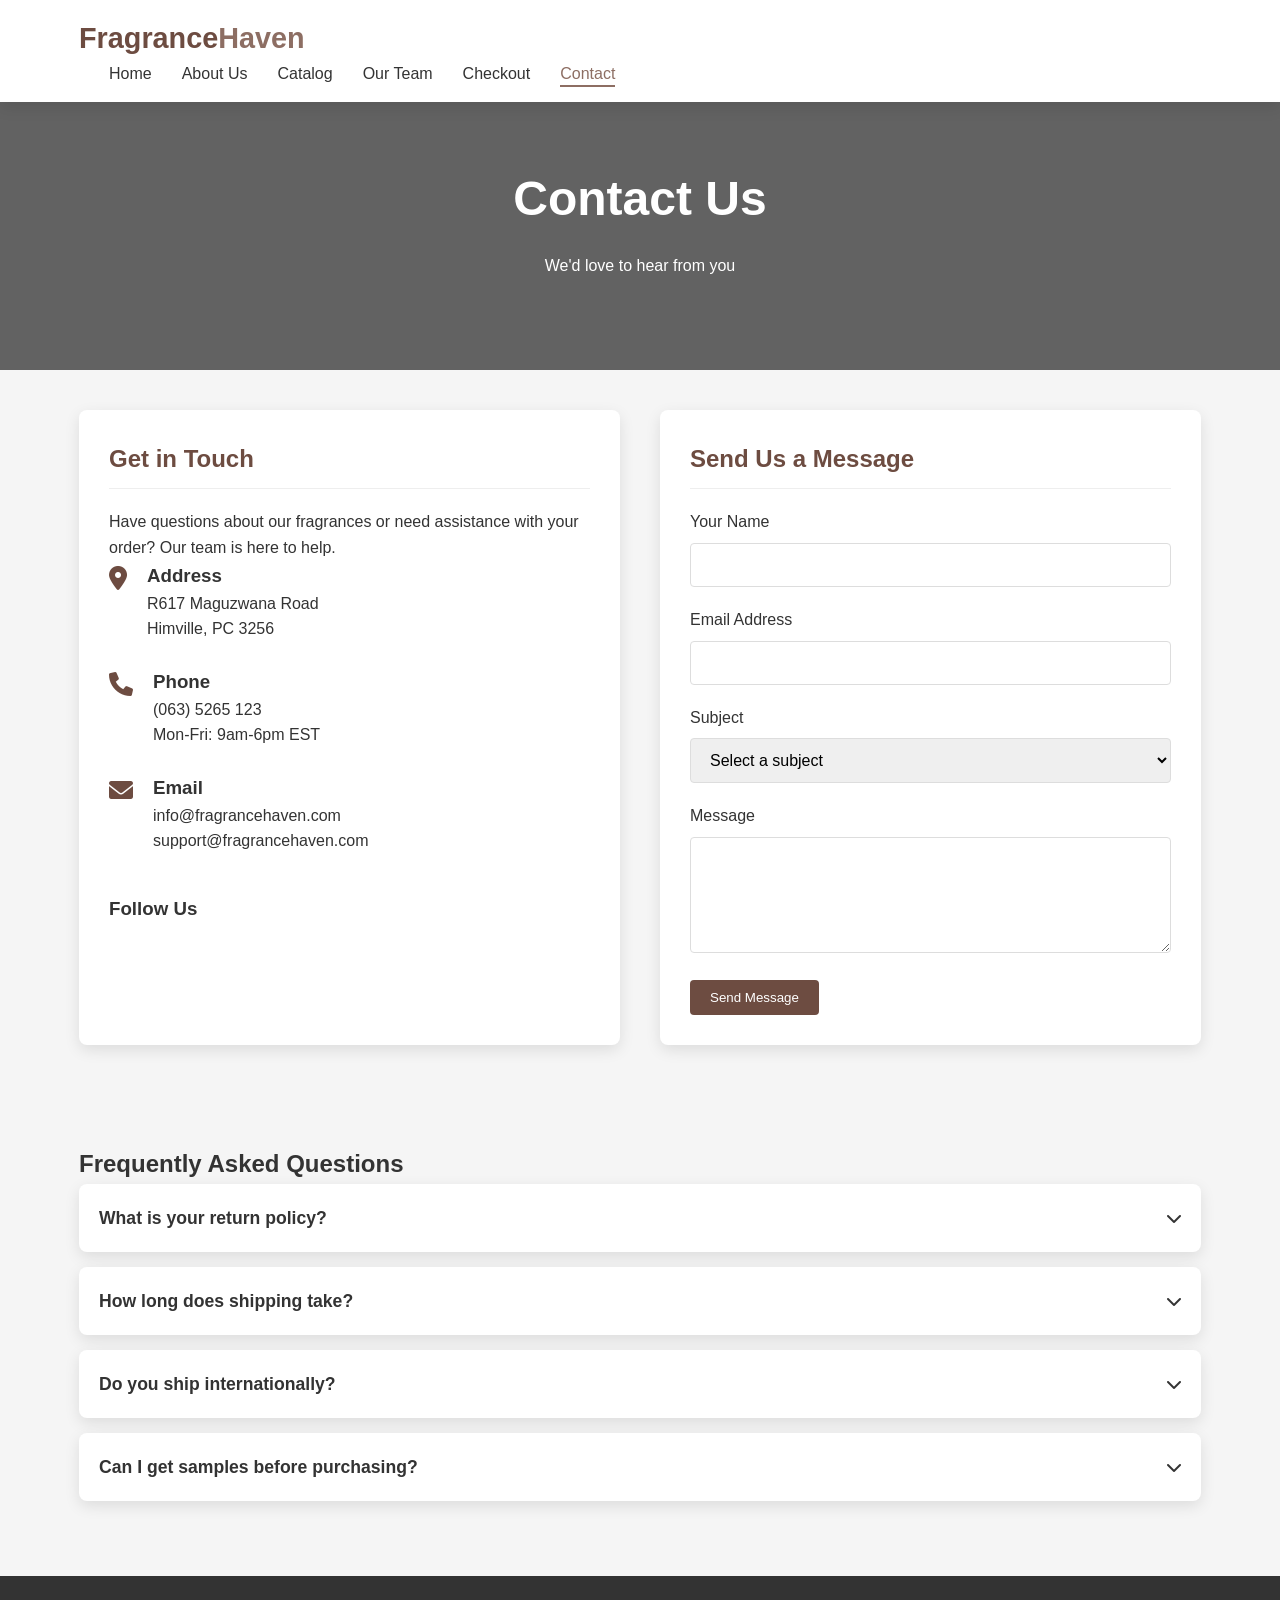
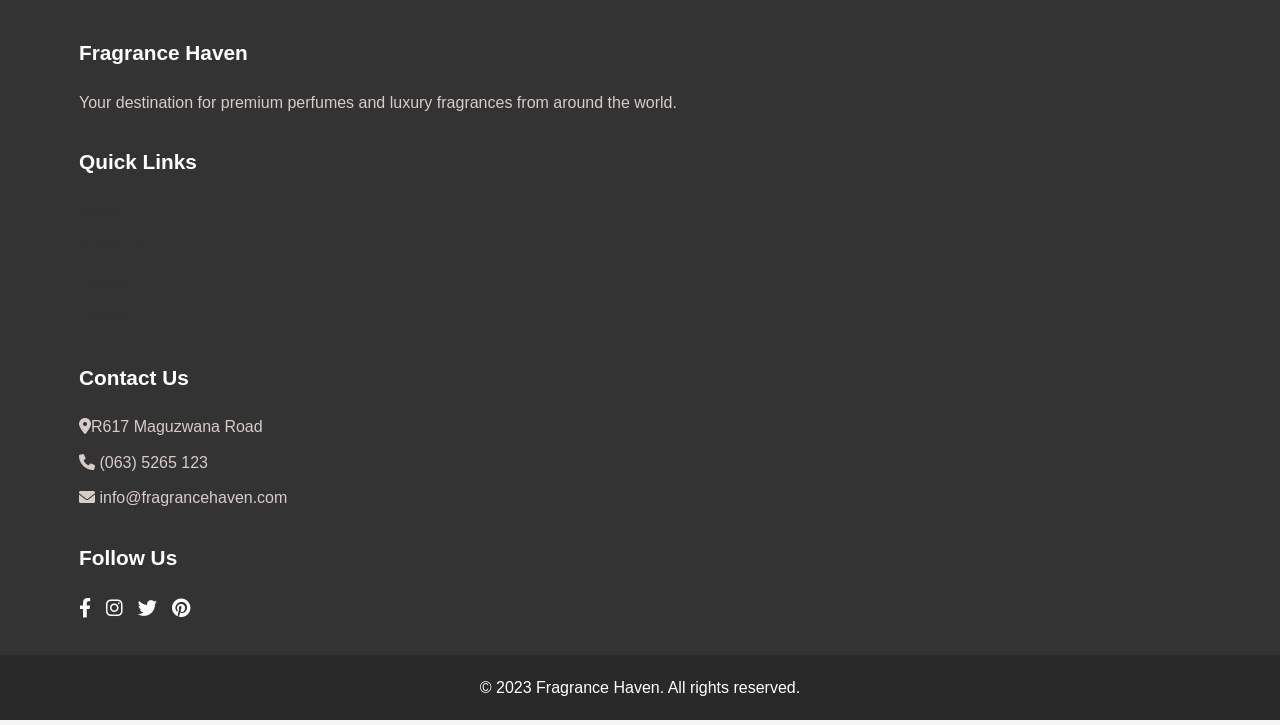
<file: contact.html>
<!DOCTYPE html>
<html lang="en">
<head>
    <meta charset="UTF-8">
    <meta name="viewport" content="width=device-width, initial-scale=1.0">
    <title>Contact Us - Fragrance Haven</title>
    <link rel="stylesheet" href="styles.css">
    <link rel="stylesheet" href="https://cdnjs.cloudflare.com/ajax/libs/font-awesome/6.0.0-beta3/css/all.min.css">
</head>
<body>
    <header>
        <div class="container">
            <div class="logo">
                <h1>Fragrance<span>Haven</span></h1>
            </div>
            <nav>
                <ul>
                    <li><a href="index.html">Home</a></li>
                    <li><a href="about.html">About Us</a></li>
                    <li><a href="catalog.html">Catalog</a></li>
                    <li><a href="team.html">Our Team</a></li>
                    <li><a href="payment.html">Checkout</a></li>
                    <li class="active"><a href="contact.html">Contact</a></li>
                </ul>
                <div class="mobile-menu">
                    <i class="fas fa-bars"></i>
                </div>
            </nav>
        </div>
    </header>

    <section class="page-header">
        <div class="container">
            <h1>Contact Us</h1>
            <p>We'd love to hear from you</p>
        </div>
    </section>

    <section class="contact">
        <div class="container">
            <div class="contact-grid">
                <div class="contact-info">
                    <h2>Get in Touch</h2>
                    <p>Have questions about our fragrances or need assistance with your order? Our team is here to help.</p>
                    
                    <div class="info-item">
                        <i class="fas fa-map-marker-alt"></i>
                        <div>
                            <h3>Address</h3>
                            <p>R617 Maguzwana Road<br>Himville, PC 3256</p>
                        </div>
                    </div>
                    <div class="info-item">
                        <i class="fas fa-phone"></i>
                        <div>
                            <h3>Phone</h3>
                            <p>(063) 5265 123<br>Mon-Fri: 9am-6pm EST</p>
                        </div>
                    </div>
                    <div class="info-item">
                        <i class="fas fa-envelope"></i>
                        <div>
                            <h3>Email</h3>
                            <p>info@fragrancehaven.com<br>support@fragrancehaven.com</p>
                        </div>
                    </div>
                    
                    <div class="social-media">
                        <h3>Follow Us</h3>
                        <div class="social-icons">
                            <a href="#"><i class="fab fa-facebook-f"></i></a>
                            <a href="#"><i class="fab fa-instagram"></i></a>
                            <a href="#"><i class="fab fa-twitter"></i></a>
                            <a href="#"><i class="fab fa-pinterest"></i></a>
                        </div>
                    </div>
                </div>

                <div class="contact-form">
                    <h2>Send Us a Message</h2>
                    <form id="contactForm">
                        <div class="form-group">
                            <label for="name">Your Name</label>
                            <input type="text" id="name" required>
                        </div>
                        <div class="form-group">
                            <label for="email">Email Address</label>
                            <input type="email" id="email" required>
                        </div>
                        <div class="form-group">
                            <label for="subject">Subject</label>
                            <select id="subject" required>
                                <option value="">Select a subject</option>
                                <option value="order">Order Inquiry</option>
                                <option value="product">Product Question</option>
                                <option value="shipping">Shipping Information</option>
                                <option value="return">Returns & Exchanges</option>
                                <option value="other">Other</option>
                            </select>
                        </div>
                        <div class="form-group">
                            <label for="message">Message</label>
                            <textarea id="message" rows="5" required></textarea>
                        </div>
                        <button type="submit" class="btn">Send Message</button>
                    </form>
                </div>
            </div>
        </div>
    </section>

    <section class="faq">
        <div class="container">
            <h2>Frequently Asked Questions</h2>
            <div class="faq-item">
                <div class="faq-question">
                    <h3>What is your return policy?</h3>
                    <i class="fas fa-chevron-down"></i>
                </div>
                <div class="faq-answer">
                    <p>We accept returns within 30 days of purchase for unopened and unused products. Please contact our customer service team to initiate a return.</p>
                </div>
            </div>
            <div class="faq-item">
                <div class="faq-question">
                    <h3>How long does shipping take?</h3>
                    <i class="fas fa-chevron-down"></i>
                </div>
                <div class="faq-answer">
                    <p>Standard shipping typically takes 3-5 business days within the continental US. We also offer expedited shipping options at checkout.</p>
                </div>
            </div>
            <div class="faq-item">
                <div class="faq-question">
                    <h3>Do you ship internationally?</h3>
                    <i class="fas fa-chevron-down"></i>
                </div>
                <div class="faq-answer">
                    <p>Yes, we ship to most countries worldwide. International shipping rates and delivery times vary by destination.</p>
                </div>
            </div>
            <div class="faq-item">
                <div class="faq-question">
                    <h3>Can I get samples before purchasing?</h3>
                    <i class="fas fa-chevron-down"></i>
                </div>
                <div class="faq-answer">
                    <p>We offer sample sets that allow you to try multiple fragrances before committing to a full-size bottle. These can be found in our catalog.</p>
                </div>
            </div>
        </div>
    </section>

    
    <footer>
        <div class="container">
            <div class="footer-section">
                <h3>Fragrance Haven</h3>
                <p>Your destination for premium perfumes and luxury fragrances from around the world.</p>
            </div>
            <div class="footer-section">
                <h3>Quick Links</h3>
                <ul>
                    <li><a href="index.html">Home</a></li>
                    <li><a href="about.html">About Us</a></li>
                    <li><a href="catalog.html">Catalog</a></li>
                    <li><a href="contact.html">Contact</a></li>
                </ul>
            </div>
            <div class="footer-section">
                <h3>Contact Us</h3>
                <p><i class="fas fa-map-marker-alt"></i>R617 Maguzwana Road</p>
                <p><i class="fas fa-phone"></i> (063) 5265 123</p>
                <p><i class="fas fa-envelope"></i> info@fragrancehaven.com</p>
            </div>
            <div class="footer-section">
                <h3>Follow Us</h3>
                <div class="social-icons">
                    <a href="#"><i class="fab fa-facebook-f"></i></a>
                    <a href="#"><i class="fab fa-instagram"></i></a>
                    <a href="#"><i class="fab fa-twitter"></i></a>
                    <a href="#"><i class="fab fa-pinterest"></i></a>
                </div>
            </div>
        </div>
        <div class="copyright">
            <p>&copy; 2023 Fragrance Haven. All rights reserved.</p>
        </div>
    </footer>

    <script src="script.js"></script>
</body>
</html>
</file>
<file: styles.css>
/* Global Styles */
:root {
    --primary-color: #6d4c41;
    --secondary-color: #d7ccc8;
    --accent-color: #8d6e63;
    --light-color: #f5f5f5;
    --dark-color: #333;
    --text-color: #333;
    --text-light: #777;
    --white: #fff;
    --shadow: 0 5px 15px rgba(0, 0, 0, 0.1);
    --transition: all 0.3s ease;
}

* {
    margin: 0;
    padding: 0;
    box-sizing: border-box;
}

body {
    font-family: 'Segoe UI', Tahoma, Geneva, Verdana, sans-serif;
    line-height: 1.6;
    color: var(--text-color);
    background-color: var(--light-color);
}

a {
    text-decoration: none;
    color: var(--text-color);
    transition: var(--transition);
}

ul {
    list-style: none;
}

img {
    max-width: 100%;
    height: auto;
}

.container {
    width: 90%;
    max-width: 1200px;
    margin: 0 auto;
    padding: 0 15px;
}

.btn {
    display: inline-block;
    background-color: var(--primary-color);
    color: var(--white);
    padding: 10px 20px;
    border-radius: 4px;
    border: none;
    cursor: pointer;
    transition: var(--transition);
    text-align: center;
}

.btn:hover {
    background-color: var(--accent-color);
    transform: translateY(-3px);
    box-shadow: var(--shadow);
}

.section-title {
    text-align: center;
    margin-bottom: 40px;
    font-size: 2.5rem;
    color: var(--primary-color);
}

/* Header Styles */
header {
    background-color: var(--white);
    box-shadow: var(--shadow);
    position: fixed;
    width: 100%;
    top: 0;
    z-index: 1000;
    padding: 15px 0;
}

.logo h1 {
    font-size: 1.8rem;
    color: var(--primary-color);
}

.logo span {
    color: var(--accent-color);
}

nav ul {
    display: flex;
}

nav ul li {
    margin-left: 30px;
}

nav ul li a {
    font-weight: 500;
    position: relative;
}

nav ul li a:hover {
    color: var(--accent-color);
}

nav ul li.active a {
    color: var(--accent-color);
}

nav ul li.active a::after {
    content: '';
    position: absolute;
    bottom: -5px;
    left: 0;
    width: 100%;
    height: 2px;
    background-color: var(--accent-color);
}

.mobile-menu {
    display: none;
    font-size: 1.5rem;
    cursor: pointer;
}

/* Hero Section */
.hero {
    background: linear-gradient(rgba(0, 0, 0, 0.6), rgba(0, 0, 0, 0.6)), url('https://via.placeholder.com/1920x1080?text=Fragrance+Haven') no-repeat center center/cover;
    height: 80vh;
    display: flex;
    align-items: center;
    text-align: center;
    color: var(--white);
    margin-top: 70px;
}

.hero h2 {
    font-size: 3rem;
    margin-bottom: 20px;
}

.hero p {
    font-size: 1.2rem;
    margin-bottom: 30px;
}

/* Features Section */
.features {
    padding: 60px 0;
    background-color: var(--white);
}

.features .container {
    display: flex;
    justify-content: space-between;
    flex-wrap: wrap;
}

.feature-box {
    flex: 1;
    min-width: 300px;
    text-align: center;
    padding: 30px 20px;
    margin: 15px;
    border-radius: 8px;
    transition: var(--transition);
}

.feature-box:hover {
    transform: translateY(-10px);
    box-shadow: var(--shadow);
}

.feature-box i {
    font-size: 2.5rem;
    color: var(--primary-color);
    margin-bottom: 20px;
}

.feature-box h3 {
    margin-bottom: 15px;
    font-size: 1.5rem;
}

/* Products Section */
.popular-products {
    padding: 60px 0;
    background-color: var(--light-color);
}

.products-grid {
    display: grid;
    grid-template-columns: repeat(auto-fill, minmax(300px, 1fr));
    gap: 30px;
}

.product-card {
    background-color: var(--white);
    border-radius: 8px;
    overflow: hidden;
    box-shadow: var(--shadow);
    transition: var(--transition);
}

.product-card:hover {
    transform: translateY(-10px);
}

.product-card img {
    width: 100%;
    height: 300px;
    object-fit: cover;
}

.product-card h3 {
    padding: 15px 20px 5px;
    font-size: 1.3rem;
}

.product-card p {
    padding: 0 20px;
    color: var(--text-light);
}

.product-card .price {
    display: block;
    padding: 10px 20px;
    font-size: 1.2rem;
    font-weight: bold;
    color: var(--primary-color);
}

.product-card .btn {
    display: block;
    margin: 20px;
    text-align: center;
}

/* Newsletter Section */
.newsletter {
    padding: 60px 0;
    background-color: var(--primary-color);
    color: var(--white);
    text-align: center;
}

.newsletter h2 {
    margin-bottom: 15px;
}

.newsletter p {
    margin-bottom: 30px;
    font-size: 1.1rem;
}

.newsletter form {
    display: flex;
    max-width: 500px;
    margin: 0 auto;
}

.newsletter input {
    flex: 1;
    padding: 12px 15px;
    border: none;
    border-radius: 4px 0 0 4px;
    font-size: 1rem;
}

.newsletter button {
    border-radius: 0 4px 4px 0;
}

/* Footer Styles */
footer {
    background-color: var(--dark-color);
    color: var(--white);
    padding: 60px 0 0;
}

.footer-section {
    margin-bottom: 30px;
}

.footer-section h3 {
    color: var(--white);
    margin-bottom: 20px;
    font-size: 1.3rem;
}

.footer-section p, .footer-section ul li {
    margin-bottom: 10px;
    color: var(--secondary-color);
}

.footer-section ul li a:hover {
    color: var(--white);
}

.social-icons {
    display: flex;
    gap: 15px;
}

.social-icons a {
    color: var(--white);
    font-size: 1.2rem;
    transition: var(--transition);
}

.social-icons a:hover {
    color: var(--secondary-color);
}

.copyright {
    text-align: center;
    padding: 20px 0;
    background-color: rgba(0, 0, 0, 0.2);
    margin-top: 30px;
}

/* Page Header */
.page-header {
    background: linear-gradient(rgba(0, 0, 0, 0.6), rgba(0, 0, 0, 0.6)), url('https://via.placeholder.com/1920x400?text=Page+Header') no-repeat center center/cover;
    height: 300px;
    display: flex;
    align-items: center;
    text-align: center;
    color: var(--white);
    margin-top: 70px;
}

.page-header h1 {
    font-size: 3rem;
    margin-bottom: 15px;
}

/* About Page */
.about-content {
    padding: 60px 0;
}

.about-content .container {
    display: flex;
    align-items: center;
    gap: 40px;
}

.about-text {
    flex: 1;
}

.about-text h2 {
    margin-bottom: 20px;
    color: var(--primary-color);
}

.about-text p {
    margin-bottom: 15px;
}

.about-image {
    flex: 1;
}

.about-image img {
    border-radius: 8px;
    box-shadow: var(--shadow);
}

.timeline {
    position: relative;
    max-width: 800px;
    margin: 0 auto;
    padding: 40px 0;
}

.timeline::before {
    content: '';
    position: absolute;
    width: 2px;
    background-color: var(--secondary-color);
    top: 0;
    bottom: 0;
    left: 50%;
    margin-left: -1px;
}

.timeline-item {
    padding: 10px 40px;
    position: relative;
    width: 50%;
    box-sizing: border-box;
}

.timeline-item:nth-child(odd) {
    left: 0;
}

.timeline-item:nth-child(even) {
    left: 50%;
}

.timeline-year {
    background-color: var(--primary-color);
    color: var(--white);
    border-radius: 50%;
    position: absolute;
    width: 80px;
    height: 80px;
    line-height: 80px;
    text-align: center;
    font-weight: bold;
    top: 15px;
    right: -40px;
    z-index: 1;
}

.timeline-item:nth-child(even) .timeline-year {
    left: -40px;
}

.timeline-content {
    padding: 20px;
    background-color: var(--white);
    border-radius: 8px;
    box-shadow: var(--shadow);
}

.timeline-content h3 {
    margin-bottom: 10px;
    color: var(--primary-color);
}

.values-grid {
    display: grid;
    grid-template-columns: repeat(auto-fit, minmax(250px, 1fr));
    gap: 30px;
    margin-top: 40px;
}

.value-item {
    text-align: center;
    padding: 30px 20px;
    background-color: var(--white);
    border-radius: 8px;
    box-shadow: var(--shadow);
    transition: var(--transition);
}

.value-item:hover {
    transform: translateY(-10px);
}

.value-item i {
    font-size: 2.5rem;
    color: var(--primary-color);
    margin-bottom: 20px;
}

.value-item h3 {
    margin-bottom: 15px;
}

/* Catalog Page */
.catalog-filters {
    padding: 30px 0;
    background-color: var(--white);
}

.catalog-filters .container {
    display: flex;
    flex-wrap: wrap;
    gap: 20px;
    align-items: center;
}

.filter-section {
    display: flex;
    align-items: center;
    gap: 10px;
}

.filter-section label {
    font-weight: 500;
}

.filter-section select {
    padding: 8px 15px;
    border-radius: 4px;
    border: 1px solid #ddd;
}

#reset-filters {
    margin-left: auto;
}

.fragrance-table {
    overflow-x: auto;
    margin: 40px 0;
}

.fragrance-table table {
    width: 100%;
    border-collapse: collapse;
    margin: 20px 0;
}

.fragrance-table th, .fragrance-table td {
    padding: 12px 15px;
    text-align: left;
    border-bottom: 1px solid #ddd;
}

.fragrance-table th {
    background-color: var(--primary-color);
    color: var(--white);
}

.fragrance-table tr:hover {
    background-color: #f5f5f5;
}

.fragrance-table img {
    width: 80px;
    height: 80px;
    object-fit: cover;
    border-radius: 4px;
}

.fragrance-grid {
    display: grid;
    grid-template-columns: repeat(auto-fill, minmax(300px, 1fr));
    gap: 30px;
    margin-top: 40px;
}

.fragrance-card {
    background-color: var(--white);
    border-radius: 8px;
    overflow: hidden;
    box-shadow: var(--shadow);
    transition: var(--transition);
}

.fragrance-card:hover {
    transform: translateY(-10px);
}

.fragrance-card img {
    width: 100%;
    height: 300px;
    object-fit: cover;
}

.fragrance-info {
    padding: 20px;
}

.fragrance-info h3 {
    margin-bottom: 5px;
}

.fragrance-info .brand {
    color: var(--text-light);
    margin-bottom: 10px;
    font-size: 0.9rem;
}

.fragrance-info .description {
    margin-bottom: 15px;
    font-size: 0.95rem;
}

.price-section {
    display: flex;
    justify-content: space-between;
    align-items: center;
}

.price-section .price {
    font-weight: bold;
    color: var(--primary-color);
    font-size: 1.2rem;
}

/* Team Page */
.team-intro {
    padding: 40px 0;
    text-align: center;
    max-width: 800px;
    margin: 0 auto;
}

.members-grid {
    display: grid;
    grid-template-columns: repeat(auto-fill, minmax(300px, 1fr));
    gap: 30px;
    margin: 40px 0;
}

.member-card {
    background-color: var(--white);
    border-radius: 8px;
    overflow: hidden;
    box-shadow: var(--shadow);
    text-align: center;
    padding: 30px 20px;
    transition: var(--transition);
}

.member-card:hover {
    transform: translateY(-10px);
}

.member-card img {
    width: 200px;
    height: 200px;
    border-radius: 50%;
    object-fit: cover;
    margin-bottom: 20px;
    border: 5px solid var(--secondary-color);
}

.member-card h3 {
    margin-bottom: 5px;
}

.member-card .position {
    color: var(--primary-color);
    font-weight: 500;
    margin-bottom: 15px;
}

.member-card .bio {
    margin-bottom: 20px;
    font-size: 0.95rem;
}

.social-links {
    display: flex;
    justify-content: center;
    gap: 15px;
}

.social-links a {
    color: var(--primary-color);
    font-size: 1.2rem;
    transition: var(--transition);
}

.social-links a:hover {
    color: var(--accent-color);
}

.join-team {
    padding: 60px 0;
    text-align: center;
    background-color: var(--primary-color);
    color: var(--white);
}

.join-team h2 {
    margin-bottom: 20px;
}

.join-team p {
    max-width: 600px;
    margin: 0 auto 30px;
    font-size: 1.1rem;
}

/* Payment Page */
.checkout-grid {
    display: grid;
    grid-template-columns: 1fr 1.5fr;
    gap: 40px;
    margin: 40px 0;
}

.order-summary, .payment-form {
    background-color: var(--white);
    padding: 30px;
    border-radius: 8px;
    box-shadow: var(--shadow);
}

.order-summary h2, .payment-form h2 {
    margin-bottom: 20px;
    color: var(--primary-color);
    padding-bottom: 10px;
    border-bottom: 1px solid #eee;
}

.order-item {
    display: flex;
    gap: 20px;
    margin-bottom: 20px;
    padding-bottom: 20px;
    border-bottom: 1px solid #eee;
}

.order-item img {
    width: 80px;
    height: 80px;
    object-fit: cover;
    border-radius: 4px;
}

.item-details {
    flex: 1;
}

.item-details h3 {
    margin-bottom: 5px;
}

.item-details p {
    color: var(--text-light);
    font-size: 0.9rem;
    margin-bottom: 10px;
}

.item-price {
    display: flex;
    justify-content: space-between;
    align-items: center;
}

.quantity {
    display: flex;
    align-items: center;
    gap: 10px;
}

.quantity-btn {
    width: 25px;
    height: 25px;
    border-radius: 50%;
    background-color: var(--secondary-color);
    color: var(--text-color);
    border: none;
    cursor: pointer;
    display: flex;
    align-items: center;
    justify-content: center;
    font-weight: bold;
}

.order-totals {
    margin-top: 20px;
}

.order-totals div {
    display: flex;
    justify-content: space-between;
    margin-bottom: 10px;
    padding: 5px 0;
}

.order-totals .total {
    font-weight: bold;
    font-size: 1.2rem;
    border-top: 1px solid #eee;
    padding-top: 15px;
    margin-top: 15px;
}

.form-group {
    margin-bottom: 20px;
}

.form-group label {
    display: block;
    margin-bottom: 8px;
    font-weight: 500;
}

.form-group input, .form-group select, .form-group textarea {
    width: 100%;
    padding: 12px 15px;
    border: 1px solid #ddd;
    border-radius: 4px;
    font-size: 1rem;
}

.card-input {
    position: relative;
}

.card-input i {
    position: absolute;
    right: 10px;
    top: 50%;
    transform: translateY(-50%);
    color: var(--text-light);
    font-size: 1.2rem;
}

.form-row {
    display: flex;
    gap: 20px;
}

.form-row .form-group {
    flex: 1;
}

.checkbox {
    display: flex;
    align-items: center;
    gap: 10px;
}

.checkbox input {
    width: auto;
}

.payment-security {
    text-align: center;
    padding: 40px 0;
    background-color: var(--light-color);
}

.security-badges {
    display: flex;
    justify-content: center;
    gap: 30px;
    margin-bottom: 20px;
    flex-wrap: wrap;
}

.badge {
    display: flex;
    align-items: center;
    gap: 10px;
    font-size: 1.1rem;
}

.badge i {
    color: var(--primary-color);
    font-size: 1.5rem;
}

/* Contact Page */
.contact-grid {
    display: grid;
    grid-template-columns: 1fr 1fr;
    gap: 40px;
    margin: 40px 0;
}

.contact-info, .contact-form {
    background-color: var(--white);
    padding: 30px;
    border-radius: 8px;
    box-shadow: var(--shadow);
}

.contact-info h2, .contact-form h2 {
    margin-bottom: 20px;
    color: var(--primary-color);
    padding-bottom: 10px;
    border-bottom: 1px solid #eee;
}

.info-item {
    display: flex;
    gap: 20px;
    margin-bottom: 25px;
}

.info-item i {
    font-size: 1.5rem;
    color: var(--primary-color);
    margin-top: 5px;
}

.social-media {
    margin-top: 40px;
}

.faq {
    padding: 60px 0;
    background-color: var(--light-color);
}

.faq-item {
    margin-bottom: 15px;
    background-color: var(--white);
    border-radius: 8px;
    box-shadow: var(--shadow);
    overflow: hidden;
}

.faq-question {
    padding: 20px;
    display: flex;
    justify-content: space-between;
    align-items: center;
    cursor: pointer;
}

.faq-question h3 {
    font-size: 1.1rem;
}

.faq-question i {
    transition: var(--transition);
}

.faq-answer {
    padding: 0 20px;
    max-height: 0;
    overflow: hidden;
    transition: var(--transition);
}

.faq-item.active .faq-answer {
    padding: 0 20px 20px;
    max-height: 200px;
}

.faq-item.active .faq-question i {
    transform: rotate(180deg);
}

.store-locations {
    padding: 60px 0;
}

.locations-grid {
    display: grid;
    grid-template-columns: repeat(auto-fill, minmax(300px, 1fr));
    gap: 30px;
    margin-top: 40px;
}

.location-card {
    background-color: var(--white);
    border-radius: 8px;
    overflow: hidden;
    box-shadow: var(--shadow);
}

.location-card img {
    width: 100%;
    height: 200px;
    object-fit: cover;
}

.location-card h3 {
    padding: 20px 20px 10px;
    color: var(--primary-color);
}

.location-card p {
    padding: 0 20px 10px;
}

.location-card .btn {
    margin: 20px;
    display: inline-block;
}

/* Responsive Styles */
@media (max-width: 992px) {
    .about-content .container, .contact-grid, .checkout-grid {
        grid-template-columns: 1fr;
    }
    
    .timeline::before {
        left: 31px;
    }
    
    .timeline-item {
        width: 100%;
        padding-left: 70px;
        padding-right: 25px;
    }
    
    .timeline-item:nth-child(even) {
        left: 0;
    }
    
    .timeline-year {
        left: 0;
        right: auto;
    }
}

@media (max-width: 768px) {
    .features .container {
        flex-direction: column;
    }
    
    .feature-box {
        margin-bottom: 30px;
    }
    
    .newsletter form {
        flex-direction: column;
    }
    
    .newsletter input {
        border-radius: 4px;
        margin-bottom: 10px;
    }
    
    .newsletter button {
        border-radius: 4px;
        width: 100%;
    }
    
    .footer .container {
        grid-template-columns: 1fr 1fr;
    }
    
    nav ul {
        display: none;
        position: absolute;
        top: 70px;
        left: 0;
        right: 0;
        background-color: var(--white);
        flex-direction: column;
        padding: 20px;
        box-shadow: var(--shadow);
    }
    
    nav ul.show {
        display: flex;
    }
    
    nav ul li {
        margin: 10px 0;
    }
    
    .mobile-menu {
        display: block;
    }
    
    .hero h2 {
        font-size: 2.5rem;
    }
    
    .section-title {
        font-size: 2rem;
    }
}

@media (max-width: 576px) {
    .hero {
        height: 60vh;
    }
    
    .hero h2 {
        font-size: 2rem;
    }
    
    .page-header h1 {
        font-size: 2.5rem;
    }
    
    .form-row {
        flex-direction: column;
        gap: 0;
    }
    
    .footer .container {
        grid-template-columns: 1fr;
    }
}
</file>
